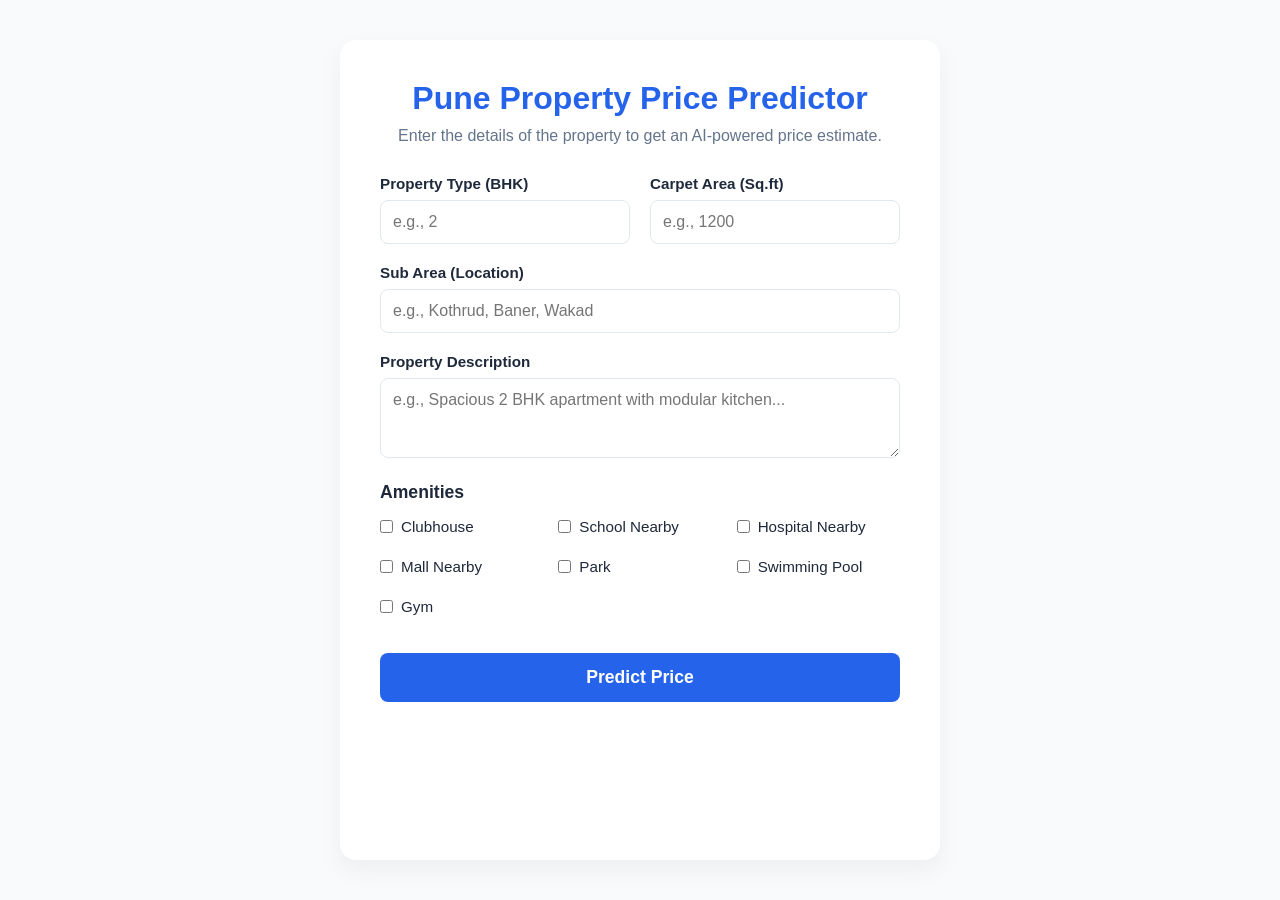
<file: frontend/index.html>
<!DOCTYPE html>
<html lang="en">
<head>
    <meta charset="UTF-8">
    <meta name="viewport" content="width=device-width, initial-scale=1.0">
    <title>Pune Property Predictor</title>
    <link rel="stylesheet" href="style.css">
</head>
<body>
    <div class="container">
        <header>
            <h1>Pune Property Price Predictor</h1>
            <p>Enter the details of the property to get an AI-powered price estimate.</p>
        </header>

        <form id="property-form">
            <div class="form-row">
                <div class="form-group">
                    <label for="property_type">Property Type (BHK)</label>
                    <input type="number" id="property_type" name="property_type" min="1" max="10" required placeholder="e.g., 2">
                </div>
                <div class="form-group">
                    <label for="area">Carpet Area (Sq.ft)</label>
                    <input type="number" id="area" name="area" min="100" required placeholder="e.g., 1200">
                </div>
            </div>

            <div class="form-group">
                <label for="sub_area">Sub Area (Location)</label>
                <input type="text" id="sub_area" name="sub_area" required placeholder="e.g., Kothrud, Baner, Wakad">
            </div>

            <div class="form-group">
                <label for="description">Property Description</label>
                <textarea id="description" name="description" rows="3" placeholder="e.g., Spacious 2 BHK apartment with modular kitchen..."></textarea>
            </div>

            <h3>Amenities</h3>
            <div class="amenities-grid">
                <label class="checkbox-label"><input type="checkbox" name="clubhouse"> Clubhouse</label>
                <label class="checkbox-label"><input type="checkbox" name="school"> School Nearby</label>
                <label class="checkbox-label"><input type="checkbox" name="hospital"> Hospital Nearby</label>
                <label class="checkbox-label"><input type="checkbox" name="mall"> Mall Nearby</label>
                <label class="checkbox-label"><input type="checkbox" name="park"> Park</label>
                <label class="checkbox-label"><input type="checkbox" name="pool"> Swimming Pool</label>
                <label class="checkbox-label"><input type="checkbox" name="gym"> Gym</label>
            </div>

            <button type="submit" id="submit-btn">Predict Price</button>
            <div id="loading" class="hidden">🤖 AI is crunching the numbers...</div>
            <div id="error-msg" class="hidden error"></div>
        </form>
    </div>
    <script src="script.js"></script>
</body>
</html>
</file>
<file: frontend/style.css>
:root {
    --primary-color: #2563eb;
    --primary-hover: #1d4ed8;
    --bg-color: #f8fafc;
    --card-bg: #ffffff;
    --text-main: #1e293b;
    --text-muted: #64748b;
    --border-color: #e2e8f0;
}

* {
    box-sizing: border-box;
    margin: 0;
    padding: 0;
    font-family: 'Segoe UI', Roboto, Helvetica, Arial, sans-serif;
}

body {
    background-color: var(--bg-color);
    color: var(--text-main);
    display: flex;
    justify-content: center;
    padding: 40px 20px;
    min-height: 100vh;
}

.container {
    background: var(--card-bg);
    max-width: 600px;
    width: 100%;
    padding: 40px;
    border-radius: 16px;
    box-shadow: 0 10px 25px rgba(0,0,0,0.05);
}

header {
    text-align: center;
    margin-bottom: 30px;
}

header h1 {
    color: var(--primary-color);
    margin-bottom: 10px;
}

header p {
    color: var(--text-muted);
}

.form-row {
    display: flex;
    gap: 20px;
}

.form-group {
    margin-bottom: 20px;
    flex: 1;
}

label {
    display: block;
    margin-bottom: 8px;
    font-weight: 600;
    font-size: 0.95rem;
}

input[type="text"], input[type="number"], textarea {
    width: 100%;
    padding: 12px;
    border: 1px solid var(--border-color);
    border-radius: 8px;
    font-size: 1rem;
    transition: border-color 0.3s;
}

input:focus, textarea:focus {
    outline: none;
    border-color: var(--primary-color);
    box-shadow: 0 0 0 3px rgba(37, 99, 235, 0.1);
}

h3 {
    margin: 10px 0 15px 0;
    font-size: 1.1rem;
    color: var(--text-main);
}

.amenities-grid {
    display: grid;
    grid-template-columns: repeat(auto-fit, minmax(150px, 1fr));
    gap: 15px;
    margin-bottom: 30px;
}

.checkbox-label {
    display: flex;
    align-items: center;
    gap: 8px;
    font-weight: normal;
    cursor: pointer;
}

button {
    width: 100%;
    padding: 14px;
    background-color: var(--primary-color);
    color: white;
    border: none;
    border-radius: 8px;
    font-size: 1.1rem;
    font-weight: 600;
    cursor: pointer;
    transition: background-color 0.3s;
}

button:hover {
    background-color: var(--primary-hover);
}

.secondary-btn {
    background-color: transparent;
    color: var(--primary-color);
    border: 2px solid var(--primary-color);
    margin-top: 20px;
}

.secondary-btn:hover {
    background-color: var(--primary-color);
    color: white;
}

/* Results Page Styles */
.results-container {
    text-align: center;
}

.result-card {
    background: var(--bg-color);
    border: 1px solid var(--border-color);
    border-radius: 12px;
    padding: 30px;
    margin-bottom: 20px;
}

.price-highlight {
    font-size: 3rem;
    font-weight: bold;
    color: var(--primary-color);
    margin: 15px 0 30px 0;
}

.range-box {
    display: flex;
    justify-content: center;
    align-items: center;
    gap: 20px;
    margin-top: 15px;
    background: white;
    padding: 15px;
    border-radius: 8px;
    border: 1px solid var(--border-color);
}

.range-item span {
    display: block;
    font-size: 0.85rem;
    color: var(--text-muted);
}

.range-item strong {
    font-size: 1.5rem;
    color: #0f172a;
}

.range-divider {
    color: var(--text-muted);
    font-weight: bold;
}

.features-text {
    margin-top: 25px;
    font-size: 0.9rem;
    color: var(--text-muted);
}

.hidden {
    display: none !important;
}

#loading {
    text-align: center;
    margin-top: 15px;
    font-weight: bold;
    color: var(--primary-color);
}

.error {
    color: #dc2626;
    background: #fee2e2;
    padding: 10px;
    border-radius: 8px;
    margin-top: 15px;
    text-align: center;
}
</file>
